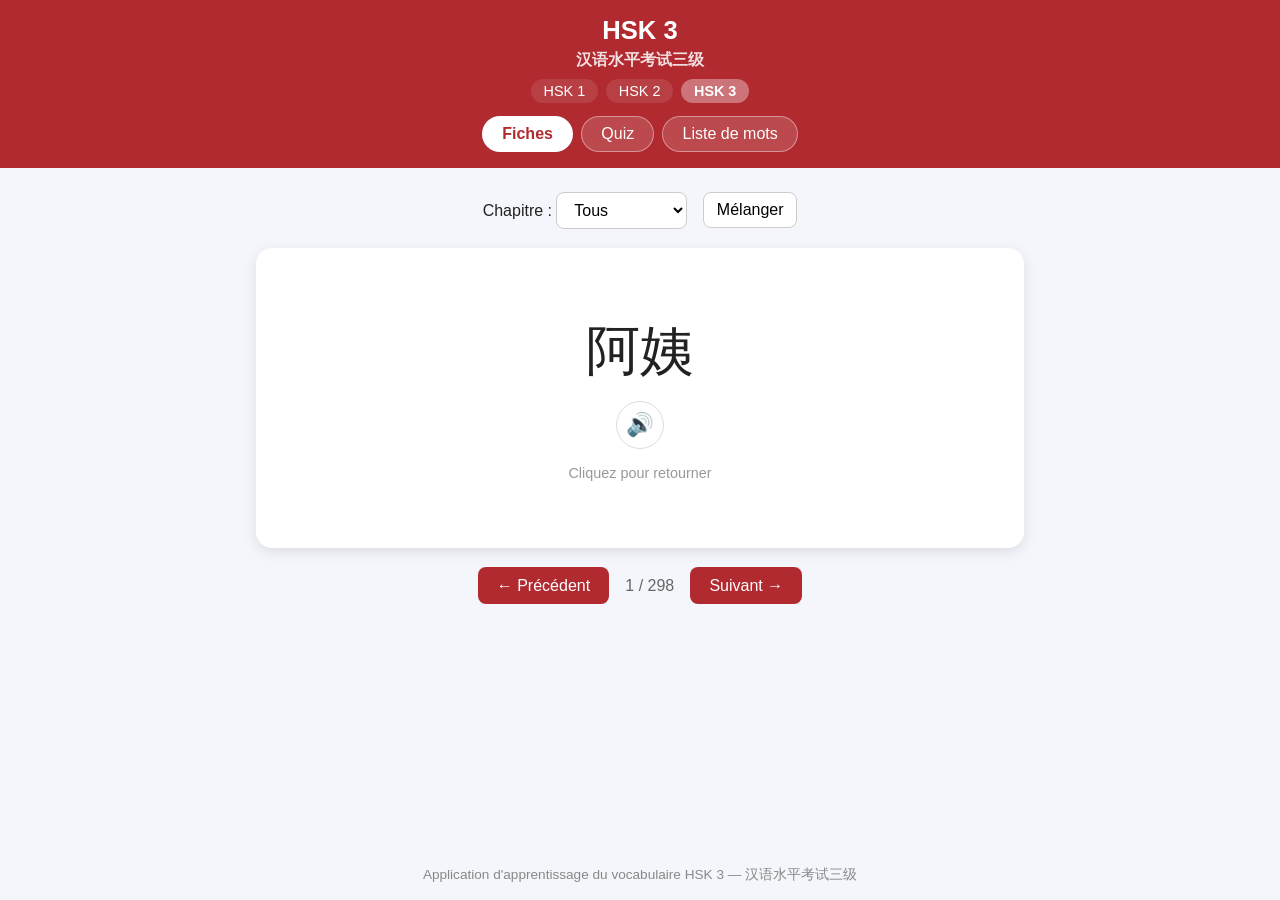
<file: index.html>
<!DOCTYPE html>
<html lang="fr">
<head>
<meta charset="UTF-8">
<meta name="viewport" content="width=device-width, initial-scale=1.0">
<title>HSK 3 — Application d'apprentissage du chinois</title>
<link rel="stylesheet" href="style.css">
</head>
<body>
<header>
  <h1>HSK 3 <span class="cn">汉语水平考试三级</span></h1>
  <nav class="level-nav">
    <a class="level-link" href="hsk1/">HSK 1</a>
    <a class="level-link" href="hsk2/">HSK 2</a>
    <a class="level-link active" href="./">HSK 3</a>
  </nav>
  <nav>
    <button id="tab-flashcards" class="tab active">Fiches</button>
    <button id="tab-quiz" class="tab">Quiz</button>
    <button id="tab-list" class="tab">Liste de mots</button>
  </nav>
</header>

<main>
  <section id="view-flashcards" class="view active">
    <div class="controls">
      <label>Chapitre :
        <select id="chapter-select"></select>
      </label>
      <button id="shuffle-btn">Mélanger</button>
    </div>
    <div id="card" class="card">
      <div class="card-inner" id="card-inner">
        <div class="face front">
          <div class="hanzi" id="card-hanzi"></div>
          <button class="speak-btn" id="card-speak" title="Écouter la prononciation">🔊</button>
          <div class="hint">Cliquez pour retourner</div>
        </div>
        <div class="face back">
          <div class="hanzi small" id="card-hanzi-back"></div>
          <button class="speak-btn" id="card-speak-back" title="Écouter la prononciation">🔊</button>
          <div class="pinyin" id="card-pinyin"></div>
          <div class="translation" id="card-translation"></div>
        </div>
      </div>
    </div>
    <div class="nav-buttons">
      <button id="prev-card">← Précédent</button>
      <span id="card-counter"></span>
      <button id="next-card">Suivant →</button>
    </div>
  </section>

  <section id="view-quiz" class="view">
    <div class="controls">
      <label>Chapitre :
        <select id="quiz-chapter-select"></select>
      </label>
    </div>
    <div id="quiz-box">
      <div id="quiz-progress"></div>
      <div id="quiz-question-wrap">
        <div class="hanzi" id="quiz-question"></div>
        <button class="speak-btn" id="quiz-speak" title="Écouter la prononciation">🔊</button>
      </div>
      <div id="quiz-choices"></div>
      <div id="quiz-feedback"></div>
      <div class="nav-buttons">
        <button id="quiz-next" class="hidden">Question suivante →</button>
      </div>
      <div id="quiz-result" class="hidden"></div>
    </div>
  </section>

  <section id="view-list" class="view">
    <input type="search" id="search-input" placeholder="Rechercher (hanzi, pinyin ou français)…">
    <table id="word-table">
      <thead>
        <tr><th></th><th>Hanzi</th><th>Pinyin</th><th>Français</th><th>Chapitre</th></tr>
      </thead>
      <tbody id="word-tbody"></tbody>
    </table>
  </section>
</main>

<footer>
  <p>Application d'apprentissage du vocabulaire HSK 3 — 汉语水平考试三级</p>
</footer>

<script src="data.js"></script>
<script src="app.js"></script>
</body>
</html>
</file>
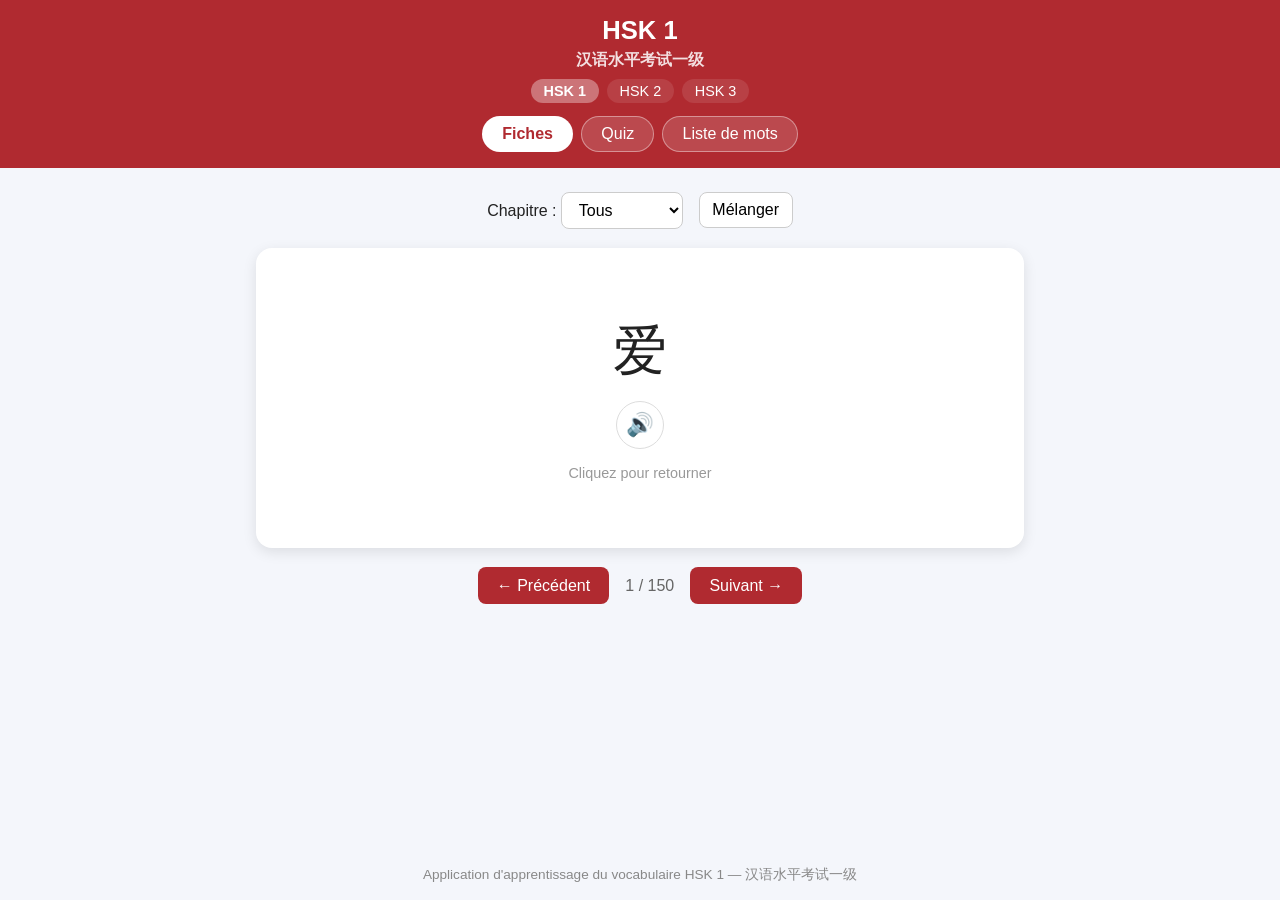
<file: hsk1/index.html>
<!DOCTYPE html>
<html lang="fr">
<head>
<meta charset="UTF-8">
<meta name="viewport" content="width=device-width, initial-scale=1.0">
<title>HSK 1 — Application d'apprentissage du chinois</title>
<link rel="stylesheet" href="style.css">
</head>
<body>
<header>
  <h1>HSK 1 <span class="cn">汉语水平考试一级</span></h1>
  <nav class="level-nav">
    <a class="level-link active" href="./">HSK 1</a>
    <a class="level-link" href="../hsk2/">HSK 2</a>
    <a class="level-link" href="../">HSK 3</a>
  </nav>
  <nav>
    <button id="tab-flashcards" class="tab active">Fiches</button>
    <button id="tab-quiz" class="tab">Quiz</button>
    <button id="tab-list" class="tab">Liste de mots</button>
  </nav>
</header>

<main>
  <section id="view-flashcards" class="view active">
    <div class="controls">
      <label>Chapitre :
        <select id="chapter-select"></select>
      </label>
      <button id="shuffle-btn">Mélanger</button>
    </div>
    <div id="card" class="card">
      <div class="card-inner" id="card-inner">
        <div class="face front">
          <div class="hanzi" id="card-hanzi"></div>
          <button class="speak-btn" id="card-speak" title="Écouter la prononciation">🔊</button>
          <div class="hint">Cliquez pour retourner</div>
        </div>
        <div class="face back">
          <div class="hanzi small" id="card-hanzi-back"></div>
          <button class="speak-btn" id="card-speak-back" title="Écouter la prononciation">🔊</button>
          <div class="pinyin" id="card-pinyin"></div>
          <div class="translation" id="card-translation"></div>
        </div>
      </div>
    </div>
    <div class="nav-buttons">
      <button id="prev-card">← Précédent</button>
      <span id="card-counter"></span>
      <button id="next-card">Suivant →</button>
    </div>
  </section>

  <section id="view-quiz" class="view">
    <div class="controls">
      <label>Chapitre :
        <select id="quiz-chapter-select"></select>
      </label>
    </div>
    <div id="quiz-box">
      <div id="quiz-progress"></div>
      <div id="quiz-question-wrap">
        <div class="hanzi" id="quiz-question"></div>
        <button class="speak-btn" id="quiz-speak" title="Écouter la prononciation">🔊</button>
      </div>
      <div id="quiz-choices"></div>
      <div id="quiz-feedback"></div>
      <div class="nav-buttons">
        <button id="quiz-next" class="hidden">Question suivante →</button>
      </div>
      <div id="quiz-result" class="hidden"></div>
    </div>
  </section>

  <section id="view-list" class="view">
    <input type="search" id="search-input" placeholder="Rechercher (hanzi, pinyin ou français)…">
    <table id="word-table">
      <thead>
        <tr><th></th><th>Hanzi</th><th>Pinyin</th><th>Français</th><th>Chapitre</th></tr>
      </thead>
      <tbody id="word-tbody"></tbody>
    </table>
  </section>
</main>

<footer>
  <p>Application d'apprentissage du vocabulaire HSK 1 — 汉语水平考试一级</p>
</footer>

<script src="data.js"></script>
<script src="app.js"></script>
</body>
</html>
</file>
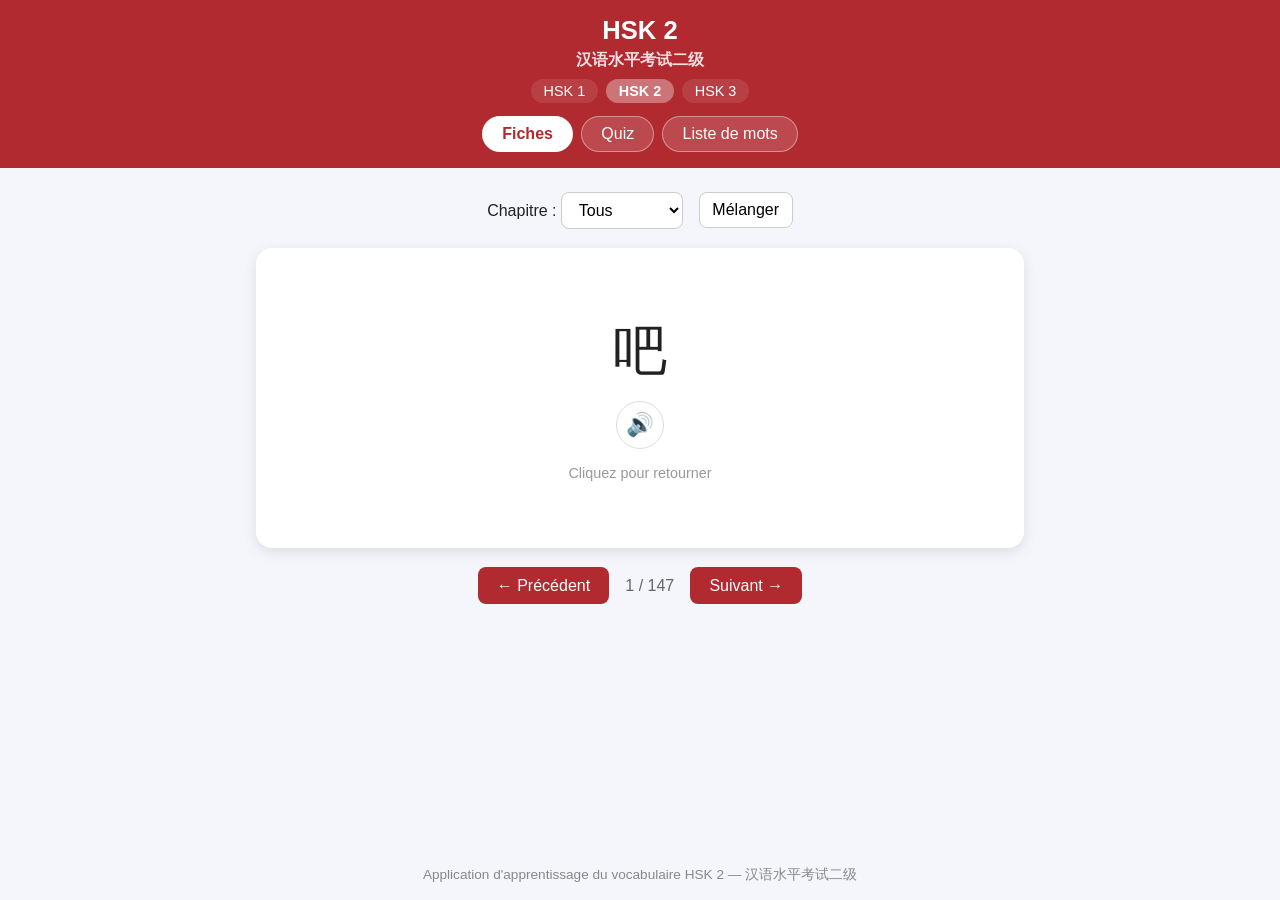
<file: hsk2/index.html>
<!DOCTYPE html>
<html lang="fr">
<head>
<meta charset="UTF-8">
<meta name="viewport" content="width=device-width, initial-scale=1.0">
<title>HSK 2 — Application d'apprentissage du chinois</title>
<link rel="stylesheet" href="style.css">
</head>
<body>
<header>
  <h1>HSK 2 <span class="cn">汉语水平考试二级</span></h1>
  <nav class="level-nav">
    <a class="level-link" href="../hsk1/">HSK 1</a>
    <a class="level-link active" href="./">HSK 2</a>
    <a class="level-link" href="../">HSK 3</a>
  </nav>
  <nav>
    <button id="tab-flashcards" class="tab active">Fiches</button>
    <button id="tab-quiz" class="tab">Quiz</button>
    <button id="tab-list" class="tab">Liste de mots</button>
  </nav>
</header>

<main>
  <section id="view-flashcards" class="view active">
    <div class="controls">
      <label>Chapitre :
        <select id="chapter-select"></select>
      </label>
      <button id="shuffle-btn">Mélanger</button>
    </div>
    <div id="card" class="card">
      <div class="card-inner" id="card-inner">
        <div class="face front">
          <div class="hanzi" id="card-hanzi"></div>
          <button class="speak-btn" id="card-speak" title="Écouter la prononciation">🔊</button>
          <div class="hint">Cliquez pour retourner</div>
        </div>
        <div class="face back">
          <div class="hanzi small" id="card-hanzi-back"></div>
          <button class="speak-btn" id="card-speak-back" title="Écouter la prononciation">🔊</button>
          <div class="pinyin" id="card-pinyin"></div>
          <div class="translation" id="card-translation"></div>
        </div>
      </div>
    </div>
    <div class="nav-buttons">
      <button id="prev-card">← Précédent</button>
      <span id="card-counter"></span>
      <button id="next-card">Suivant →</button>
    </div>
  </section>

  <section id="view-quiz" class="view">
    <div class="controls">
      <label>Chapitre :
        <select id="quiz-chapter-select"></select>
      </label>
    </div>
    <div id="quiz-box">
      <div id="quiz-progress"></div>
      <div id="quiz-question-wrap">
        <div class="hanzi" id="quiz-question"></div>
        <button class="speak-btn" id="quiz-speak" title="Écouter la prononciation">🔊</button>
      </div>
      <div id="quiz-choices"></div>
      <div id="quiz-feedback"></div>
      <div class="nav-buttons">
        <button id="quiz-next" class="hidden">Question suivante →</button>
      </div>
      <div id="quiz-result" class="hidden"></div>
    </div>
  </section>

  <section id="view-list" class="view">
    <input type="search" id="search-input" placeholder="Rechercher (hanzi, pinyin ou français)…">
    <table id="word-table">
      <thead>
        <tr><th></th><th>Hanzi</th><th>Pinyin</th><th>Français</th><th>Chapitre</th></tr>
      </thead>
      <tbody id="word-tbody"></tbody>
    </table>
  </section>
</main>

<footer>
  <p>Application d'apprentissage du vocabulaire HSK 2 — 汉语水平考试二级</p>
</footer>

<script src="data.js"></script>
<script src="app.js"></script>
</body>
</html>
</file>
<file: style.css>
* { box-sizing: border-box; margin: 0; padding: 0; }

body {
  font-family: "Segoe UI", "PingFang SC", "Microsoft YaHei", sans-serif;
  background: #f4f6fb;
  color: #222;
  min-height: 100vh;
  display: flex;
  flex-direction: column;
}

header {
  background: #b02a30;
  color: #fff;
  padding: 1rem 1.5rem;
  text-align: center;
}

header h1 { font-size: 1.6rem; }
header .cn { font-size: 1rem; opacity: .85; display: block; margin-top: .3rem; }

nav { margin-top: .8rem; display: flex; gap: .5rem; justify-content: center; }

.tab {
  background: rgba(255,255,255,.15);
  color: #fff;
  border: 1px solid rgba(255,255,255,.4);
  padding: .5rem 1.2rem;
  border-radius: 20px;
  cursor: pointer;
  font-size: 1rem;
}
.tab.active { background: #fff; color: #b02a30; font-weight: 600; }

main { flex: 1; max-width: 800px; width: 100%; margin: 0 auto; padding: 1.5rem 1rem; }

.view { display: none; }
.view.active { display: block; }

.controls {
  display: flex; gap: 1rem; align-items: center; justify-content: center;
  margin-bottom: 1.2rem; flex-wrap: wrap;
}
.controls select, .controls button, .controls input {
  padding: .5rem .8rem; border-radius: 8px; border: 1px solid #ccc;
  font-size: 1rem; background: #fff;
}
.controls button { cursor: pointer; }
.controls button:hover { background: #f0f0f0; }

/* Flashcards */
.card { perspective: 1000px; height: 300px; cursor: pointer; }
.card-inner {
  position: relative; width: 100%; height: 100%;
  transform-style: preserve-3d; transition: transform .5s;
}
.card.flipped .card-inner { transform: rotateY(180deg); }

.face {
  position: absolute; inset: 0;
  backface-visibility: hidden;
  display: flex; flex-direction: column;
  align-items: center; justify-content: center;
  background: #fff; border-radius: 16px;
  box-shadow: 0 4px 14px rgba(0,0,0,.1);
  padding: 1rem;
}
.face.back { transform: rotateY(180deg); }

.hanzi { font-size: 3.4rem; }
.hanzi.small { font-size: 2.2rem; }
.hint { margin-top: 1rem; color: #999; font-size: .9rem; }
.pinyin { font-size: 1.4rem; color: #b02a30; margin-top: .6rem; }
.translation { font-size: 1.3rem; margin-top: .6rem; text-align: center; }

.nav-buttons {
  display: flex; align-items: center; justify-content: center;
  gap: 1rem; margin-top: 1.2rem;
}
.nav-buttons button {
  padding: .6rem 1.2rem; border: none; border-radius: 8px;
  background: #b02a30; color: #fff; cursor: pointer; font-size: 1rem;
}
.nav-buttons button:hover { background: #8e2226; }
.nav-buttons span { color: #666; }

/* Quiz */
#quiz-box {
  background: #fff; border-radius: 16px; padding: 1.5rem;
  box-shadow: 0 4px 14px rgba(0,0,0,.1); text-align: center;
}
#quiz-progress { color: #888; margin-bottom: 1rem; }
#quiz-choices { display: grid; grid-template-columns: 1fr 1fr; gap: .8rem; margin: 1.2rem 0; }
.choice {
  padding: .8rem; border: 1px solid #ddd; border-radius: 8px;
  background: #fafafa; cursor: pointer; font-size: 1.05rem;
}
.choice:hover { background: #f0f0f0; }
.choice.correct { background: #d4f7d4; border-color: #3a9; }
.choice.wrong { background: #f9d4d4; border-color: #c33; }
#quiz-feedback { min-height: 1.5rem; font-size: 1.05rem; }
#quiz-result { margin-top: 1rem; font-size: 1.2rem; font-weight: 600; }
.hidden { display: none !important; }

/* List */
#search-input {
  width: 100%; padding: .6rem .8rem; border-radius: 8px;
  border: 1px solid #ccc; margin-bottom: 1rem; font-size: 1rem;
}
#word-table { width: 100%; border-collapse: collapse; background: #fff; border-radius: 12px; overflow: hidden; box-shadow: 0 4px 14px rgba(0,0,0,.08); }
#word-table th, #word-table td { padding: .6rem .8rem; text-align: left; border-bottom: 1px solid #eee; }
#word-table th { background: #b02a30; color: #fff; }
#word-table td:first-child { font-size: 1.15rem; }

/* Audio */
.speak-btn {
  margin-top: .8rem;
  font-size: 1.4rem;
  background: #fff;
  border: 1px solid #ddd;
  border-radius: 50%;
  width: 3rem; height: 3rem;
  cursor: pointer;
  transition: transform .15s, background .15s;
}
.speak-btn:hover { background: #f0f0f0; transform: scale(1.1); }

#quiz-question-wrap {
  display: flex;
  align-items: center;
  justify-content: center;
  gap: .8rem;
}
#quiz-question-wrap .speak-btn { margin-top: 0; width: 2.4rem; height: 2.4rem; font-size: 1.1rem; }

.speak-cell {
  background: none; border: none; font-size: 1.1rem;
  cursor: pointer; opacity: .5;
}
.speak-cell:hover { opacity: 1; }

footer { text-align: center; padding: 1rem; color: #888; font-size: .85rem; }

@media (max-width: 500px) {
  #quiz-choices { grid-template-columns: 1fr; }
  .hanzi { font-size: 2.6rem; }
}

/* Navigation entre niveaux */
.level-nav { margin-top: .5rem; }
.level-link {
  color: #fff; text-decoration: none; font-size: .9rem;
  padding: .25rem .8rem; border-radius: 14px;
  background: rgba(255,255,255,.1);
}
.level-link.active { background: rgba(255,255,255,.35); font-weight: 600; }

/* Boutons de relance du quiz */
.quiz-actions { margin-top: 1rem; display: flex; gap: .8rem; justify-content: center; flex-wrap: wrap; }
.quiz-action-btn {
  padding: .6rem 1.2rem; border-radius: 20px; cursor: pointer;
  font-size: 1rem; background: #b02a30; color: #fff; border: none;
}
.quiz-action-btn:hover { background: #8f2227; }
</file>
<file: hsk1/style.css>
* { box-sizing: border-box; margin: 0; padding: 0; }

body {
  font-family: "Segoe UI", "PingFang SC", "Microsoft YaHei", sans-serif;
  background: #f4f6fb;
  color: #222;
  min-height: 100vh;
  display: flex;
  flex-direction: column;
}

header {
  background: #b02a30;
  color: #fff;
  padding: 1rem 1.5rem;
  text-align: center;
}

header h1 { font-size: 1.6rem; }
header .cn { font-size: 1rem; opacity: .85; display: block; margin-top: .3rem; }

nav { margin-top: .8rem; display: flex; gap: .5rem; justify-content: center; }

.tab {
  background: rgba(255,255,255,.15);
  color: #fff;
  border: 1px solid rgba(255,255,255,.4);
  padding: .5rem 1.2rem;
  border-radius: 20px;
  cursor: pointer;
  font-size: 1rem;
}
.tab.active { background: #fff; color: #b02a30; font-weight: 600; }

main { flex: 1; max-width: 800px; width: 100%; margin: 0 auto; padding: 1.5rem 1rem; }

.view { display: none; }
.view.active { display: block; }

.controls {
  display: flex; gap: 1rem; align-items: center; justify-content: center;
  margin-bottom: 1.2rem; flex-wrap: wrap;
}
.controls select, .controls button, .controls input {
  padding: .5rem .8rem; border-radius: 8px; border: 1px solid #ccc;
  font-size: 1rem; background: #fff;
}
.controls button { cursor: pointer; }
.controls button:hover { background: #f0f0f0; }

/* Flashcards */
.card { perspective: 1000px; height: 300px; cursor: pointer; }
.card-inner {
  position: relative; width: 100%; height: 100%;
  transform-style: preserve-3d; transition: transform .5s;
}
.card.flipped .card-inner { transform: rotateY(180deg); }

.face {
  position: absolute; inset: 0;
  backface-visibility: hidden;
  display: flex; flex-direction: column;
  align-items: center; justify-content: center;
  background: #fff; border-radius: 16px;
  box-shadow: 0 4px 14px rgba(0,0,0,.1);
  padding: 1rem;
}
.face.back { transform: rotateY(180deg); }

.hanzi { font-size: 3.4rem; }
.hanzi.small { font-size: 2.2rem; }
.hint { margin-top: 1rem; color: #999; font-size: .9rem; }
.pinyin { font-size: 1.4rem; color: #b02a30; margin-top: .6rem; }
.translation { font-size: 1.3rem; margin-top: .6rem; text-align: center; }

.nav-buttons {
  display: flex; align-items: center; justify-content: center;
  gap: 1rem; margin-top: 1.2rem;
}
.nav-buttons button {
  padding: .6rem 1.2rem; border: none; border-radius: 8px;
  background: #b02a30; color: #fff; cursor: pointer; font-size: 1rem;
}
.nav-buttons button:hover { background: #8e2226; }
.nav-buttons span { color: #666; }

/* Quiz */
#quiz-box {
  background: #fff; border-radius: 16px; padding: 1.5rem;
  box-shadow: 0 4px 14px rgba(0,0,0,.1); text-align: center;
}
#quiz-progress { color: #888; margin-bottom: 1rem; }
#quiz-choices { display: grid; grid-template-columns: 1fr 1fr; gap: .8rem; margin: 1.2rem 0; }
.choice {
  padding: .8rem; border: 1px solid #ddd; border-radius: 8px;
  background: #fafafa; cursor: pointer; font-size: 1.05rem;
}
.choice:hover { background: #f0f0f0; }
.choice.correct { background: #d4f7d4; border-color: #3a9; }
.choice.wrong { background: #f9d4d4; border-color: #c33; }
#quiz-feedback { min-height: 1.5rem; font-size: 1.05rem; }
#quiz-result { margin-top: 1rem; font-size: 1.2rem; font-weight: 600; }
.hidden { display: none !important; }

/* List */
#search-input {
  width: 100%; padding: .6rem .8rem; border-radius: 8px;
  border: 1px solid #ccc; margin-bottom: 1rem; font-size: 1rem;
}
#word-table { width: 100%; border-collapse: collapse; background: #fff; border-radius: 12px; overflow: hidden; box-shadow: 0 4px 14px rgba(0,0,0,.08); }
#word-table th, #word-table td { padding: .6rem .8rem; text-align: left; border-bottom: 1px solid #eee; }
#word-table th { background: #b02a30; color: #fff; }
#word-table td:first-child { font-size: 1.15rem; }

/* Audio */
.speak-btn {
  margin-top: .8rem;
  font-size: 1.4rem;
  background: #fff;
  border: 1px solid #ddd;
  border-radius: 50%;
  width: 3rem; height: 3rem;
  cursor: pointer;
  transition: transform .15s, background .15s;
}
.speak-btn:hover { background: #f0f0f0; transform: scale(1.1); }

#quiz-question-wrap {
  display: flex;
  align-items: center;
  justify-content: center;
  gap: .8rem;
}
#quiz-question-wrap .speak-btn { margin-top: 0; width: 2.4rem; height: 2.4rem; font-size: 1.1rem; }

.speak-cell {
  background: none; border: none; font-size: 1.1rem;
  cursor: pointer; opacity: .5;
}
.speak-cell:hover { opacity: 1; }

footer { text-align: center; padding: 1rem; color: #888; font-size: .85rem; }

@media (max-width: 500px) {
  #quiz-choices { grid-template-columns: 1fr; }
  .hanzi { font-size: 2.6rem; }
}

/* Navigation entre niveaux */
.level-nav { margin-top: .5rem; }
.level-link {
  color: #fff; text-decoration: none; font-size: .9rem;
  padding: .25rem .8rem; border-radius: 14px;
  background: rgba(255,255,255,.1);
}
.level-link.active { background: rgba(255,255,255,.35); font-weight: 600; }

/* Boutons de relance du quiz */
.quiz-actions { margin-top: 1rem; display: flex; gap: .8rem; justify-content: center; flex-wrap: wrap; }
.quiz-action-btn {
  padding: .6rem 1.2rem; border-radius: 20px; cursor: pointer;
  font-size: 1rem; background: #b02a30; color: #fff; border: none;
}
.quiz-action-btn:hover { background: #8f2227; }
</file>
<file: hsk2/style.css>
* { box-sizing: border-box; margin: 0; padding: 0; }

body {
  font-family: "Segoe UI", "PingFang SC", "Microsoft YaHei", sans-serif;
  background: #f4f6fb;
  color: #222;
  min-height: 100vh;
  display: flex;
  flex-direction: column;
}

header {
  background: #b02a30;
  color: #fff;
  padding: 1rem 1.5rem;
  text-align: center;
}

header h1 { font-size: 1.6rem; }
header .cn { font-size: 1rem; opacity: .85; display: block; margin-top: .3rem; }

nav { margin-top: .8rem; display: flex; gap: .5rem; justify-content: center; }

.tab {
  background: rgba(255,255,255,.15);
  color: #fff;
  border: 1px solid rgba(255,255,255,.4);
  padding: .5rem 1.2rem;
  border-radius: 20px;
  cursor: pointer;
  font-size: 1rem;
}
.tab.active { background: #fff; color: #b02a30; font-weight: 600; }

main { flex: 1; max-width: 800px; width: 100%; margin: 0 auto; padding: 1.5rem 1rem; }

.view { display: none; }
.view.active { display: block; }

.controls {
  display: flex; gap: 1rem; align-items: center; justify-content: center;
  margin-bottom: 1.2rem; flex-wrap: wrap;
}
.controls select, .controls button, .controls input {
  padding: .5rem .8rem; border-radius: 8px; border: 1px solid #ccc;
  font-size: 1rem; background: #fff;
}
.controls button { cursor: pointer; }
.controls button:hover { background: #f0f0f0; }

/* Flashcards */
.card { perspective: 1000px; height: 300px; cursor: pointer; }
.card-inner {
  position: relative; width: 100%; height: 100%;
  transform-style: preserve-3d; transition: transform .5s;
}
.card.flipped .card-inner { transform: rotateY(180deg); }

.face {
  position: absolute; inset: 0;
  backface-visibility: hidden;
  display: flex; flex-direction: column;
  align-items: center; justify-content: center;
  background: #fff; border-radius: 16px;
  box-shadow: 0 4px 14px rgba(0,0,0,.1);
  padding: 1rem;
}
.face.back { transform: rotateY(180deg); }

.hanzi { font-size: 3.4rem; }
.hanzi.small { font-size: 2.2rem; }
.hint { margin-top: 1rem; color: #999; font-size: .9rem; }
.pinyin { font-size: 1.4rem; color: #b02a30; margin-top: .6rem; }
.translation { font-size: 1.3rem; margin-top: .6rem; text-align: center; }

.nav-buttons {
  display: flex; align-items: center; justify-content: center;
  gap: 1rem; margin-top: 1.2rem;
}
.nav-buttons button {
  padding: .6rem 1.2rem; border: none; border-radius: 8px;
  background: #b02a30; color: #fff; cursor: pointer; font-size: 1rem;
}
.nav-buttons button:hover { background: #8e2226; }
.nav-buttons span { color: #666; }

/* Quiz */
#quiz-box {
  background: #fff; border-radius: 16px; padding: 1.5rem;
  box-shadow: 0 4px 14px rgba(0,0,0,.1); text-align: center;
}
#quiz-progress { color: #888; margin-bottom: 1rem; }
#quiz-choices { display: grid; grid-template-columns: 1fr 1fr; gap: .8rem; margin: 1.2rem 0; }
.choice {
  padding: .8rem; border: 1px solid #ddd; border-radius: 8px;
  background: #fafafa; cursor: pointer; font-size: 1.05rem;
}
.choice:hover { background: #f0f0f0; }
.choice.correct { background: #d4f7d4; border-color: #3a9; }
.choice.wrong { background: #f9d4d4; border-color: #c33; }
#quiz-feedback { min-height: 1.5rem; font-size: 1.05rem; }
#quiz-result { margin-top: 1rem; font-size: 1.2rem; font-weight: 600; }
.hidden { display: none !important; }

/* List */
#search-input {
  width: 100%; padding: .6rem .8rem; border-radius: 8px;
  border: 1px solid #ccc; margin-bottom: 1rem; font-size: 1rem;
}
#word-table { width: 100%; border-collapse: collapse; background: #fff; border-radius: 12px; overflow: hidden; box-shadow: 0 4px 14px rgba(0,0,0,.08); }
#word-table th, #word-table td { padding: .6rem .8rem; text-align: left; border-bottom: 1px solid #eee; }
#word-table th { background: #b02a30; color: #fff; }
#word-table td:first-child { font-size: 1.15rem; }

/* Audio */
.speak-btn {
  margin-top: .8rem;
  font-size: 1.4rem;
  background: #fff;
  border: 1px solid #ddd;
  border-radius: 50%;
  width: 3rem; height: 3rem;
  cursor: pointer;
  transition: transform .15s, background .15s;
}
.speak-btn:hover { background: #f0f0f0; transform: scale(1.1); }

#quiz-question-wrap {
  display: flex;
  align-items: center;
  justify-content: center;
  gap: .8rem;
}
#quiz-question-wrap .speak-btn { margin-top: 0; width: 2.4rem; height: 2.4rem; font-size: 1.1rem; }

.speak-cell {
  background: none; border: none; font-size: 1.1rem;
  cursor: pointer; opacity: .5;
}
.speak-cell:hover { opacity: 1; }

footer { text-align: center; padding: 1rem; color: #888; font-size: .85rem; }

@media (max-width: 500px) {
  #quiz-choices { grid-template-columns: 1fr; }
  .hanzi { font-size: 2.6rem; }
}

/* Navigation entre niveaux */
.level-nav { margin-top: .5rem; }
.level-link {
  color: #fff; text-decoration: none; font-size: .9rem;
  padding: .25rem .8rem; border-radius: 14px;
  background: rgba(255,255,255,.1);
}
.level-link.active { background: rgba(255,255,255,.35); font-weight: 600; }

/* Boutons de relance du quiz */
.quiz-actions { margin-top: 1rem; display: flex; gap: .8rem; justify-content: center; flex-wrap: wrap; }
.quiz-action-btn {
  padding: .6rem 1.2rem; border-radius: 20px; cursor: pointer;
  font-size: 1rem; background: #b02a30; color: #fff; border: none;
}
.quiz-action-btn:hover { background: #8f2227; }
</file>
